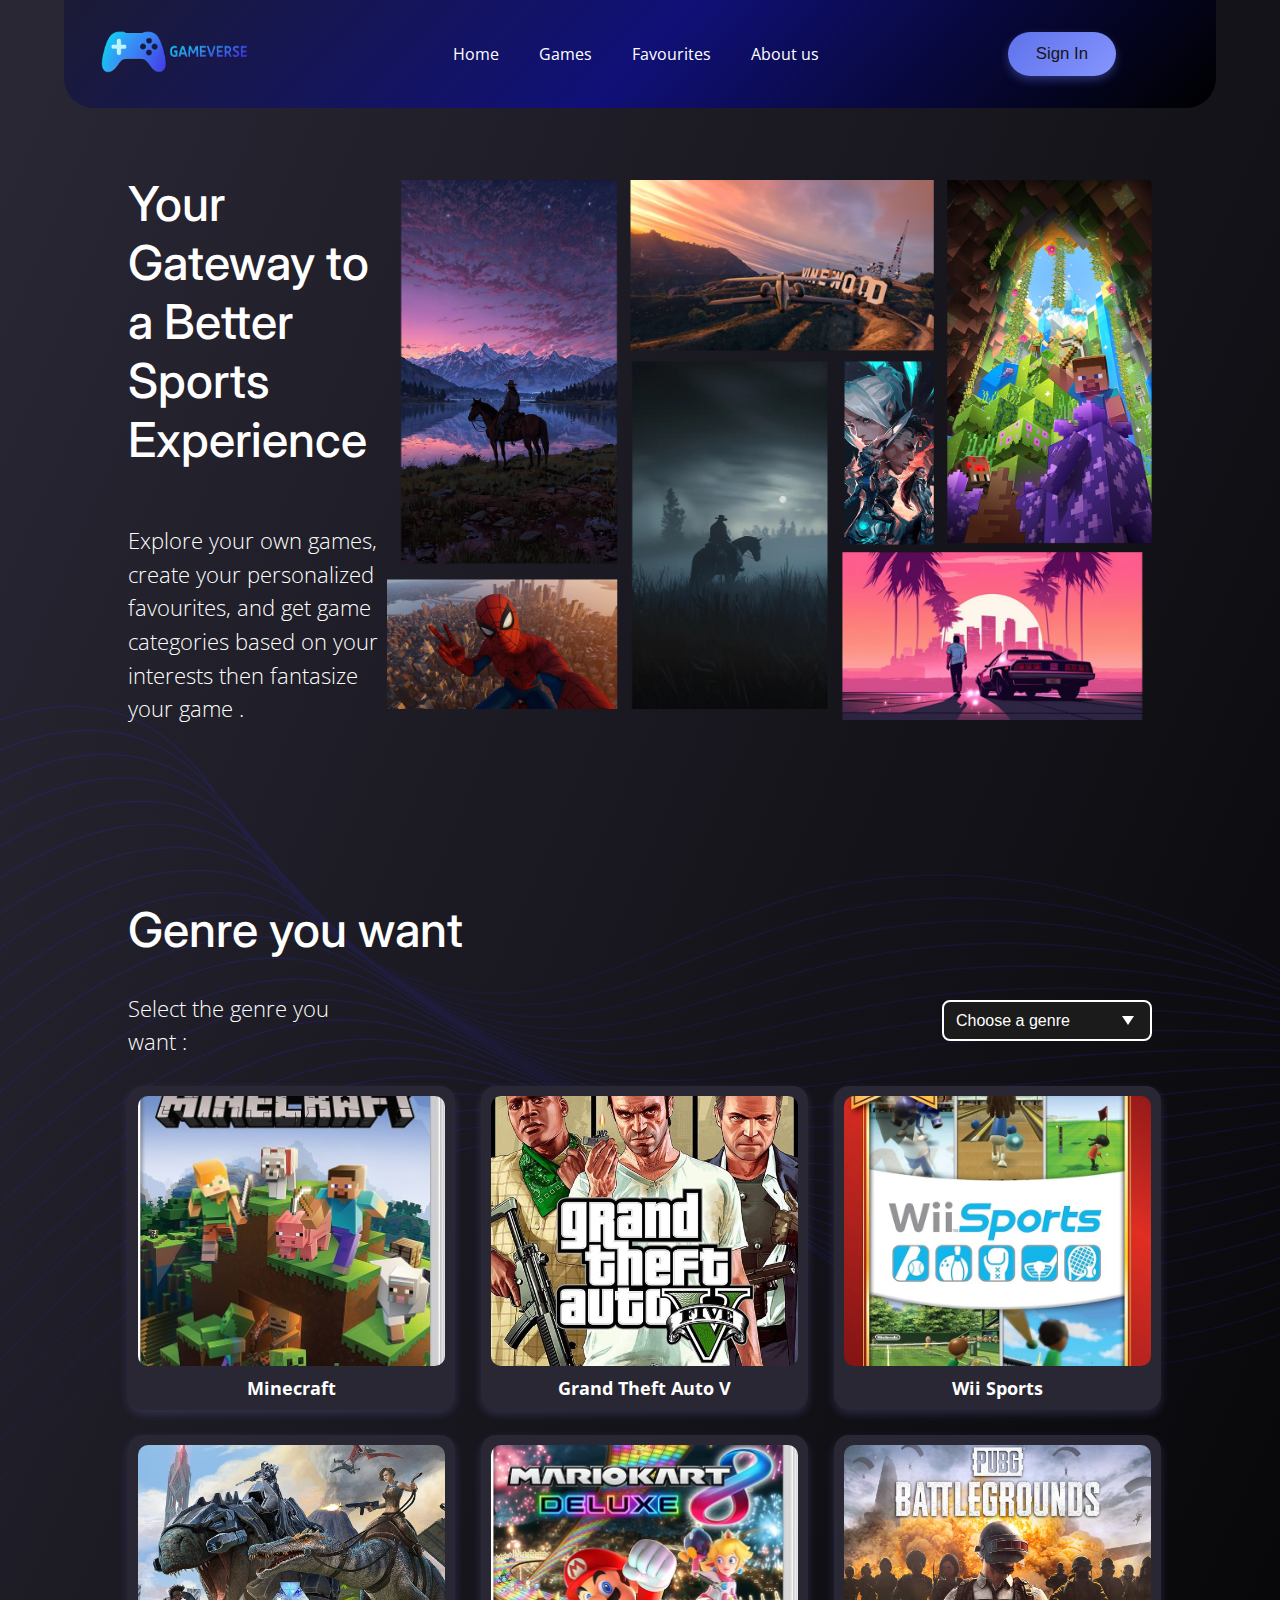
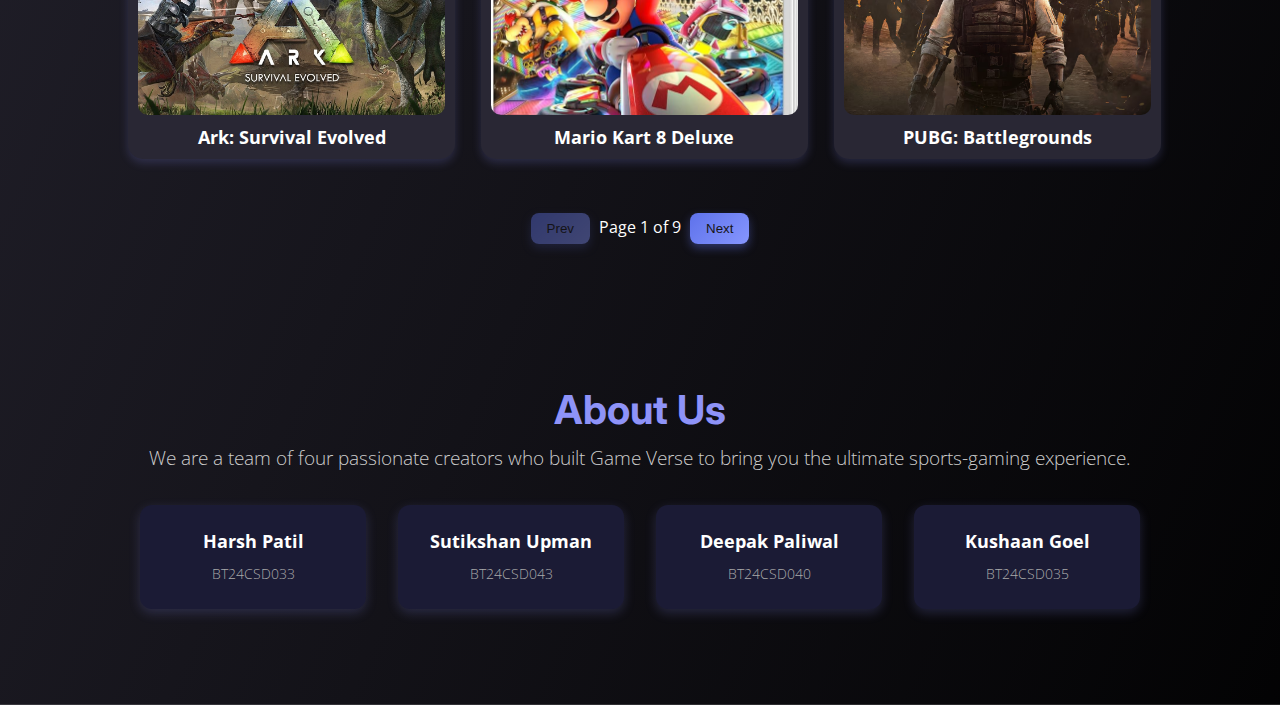
<file: index.html>
<!DOCTYPE html>
<html lang="en">

<head>
    <meta charset="UTF-8">
    <meta name="viewport" content="width=device-width, initial-scale=1.0">
    <link rel="stylesheet" href="styles.css">
    <title>Game Verse</title>
</head>

<body>
    <header>

        <!-- Navbar -->
        <nav id="nav-bar">
            <img class="logo" src="assets/Logo.png" alt="Logo">
            <div id="navs" class="navs">
                <a href="#hero">Home</a>
                <a href="#games">Games</a>
                <a href="pages/profile.html#fav-section">Favourites</a>
                <a href="#aboutUs">About us</a>
            </div>

            <!-- Sign in button -->
            <a><button id="signInBtn">Sign In</button></a>

        </nav>
    </header>
    <main>
        <!-- Hero Page -->
        <section id="hero" class="hero">

            <div class="heroContent">
                <h1>Your Gateway to a Better Sports Experience</h1>
                <p>Explore your own games, create your personalized favourites, and get game categories based on your
                    interests then fantasize your game .</p>
            </div>

            <img class="heroImg" src="assets/illu.png" alt="minecraft_image">

        </section>

        <!-- Floating balls -->
        <div class="floating-container">
            <div class="orb orb1"></div>
            <div class="orb orb2"></div>
            <div class="orb orb3"></div>
        </div>

        <section class="games" id="games">
            <div class="gameContent">
                <h1>Genre you want </h1>
                <div class="underGameContent">
                    <p>Select the genre you want :</p>
                    <div class="custom-select">
                        <select name="gameCategories" id="gameCategories">
                            <option value="" disabled selected>Choose a genre</option>
                            <option value="Action">Action</option>
                            <option value="Adventure">Adventure</option>
                            <option value="Horror">Horror</option>
                            <option value="Sports">Sports</option>
                            <option value="Strategy">Strategy</option>
                            <option value="Survival">Survival</option>
                            <option value="Racing">Racing</option>
                            <option value="Simulation">Simulation</option>
                            <option value="Platformer">Platformer</option>
                            <option value="Fighting">Fighting</option>
                            <option value="MMO">MMO</option>
                            <option value="RPG">RPG</option>
                            <option value="FPS">FPS</option>
                        </select>
                    </div>
                </div>
            </div>
            <div id="gameGrid" class="game-grid"></div>

            <!-- Grid & Pagination -->
            <div id="gameGrid" class="game-grid"></div>

            <div class="pagination">
                <button id="prevBtn" disabled>Prev</button>
                <span id="pageNumber">Page 1</span>
                <button id="nextBtn">Next</button>
            </div>
        </section>

        <!-- About Us Section -->
        <section id="aboutUs" class="about-section">
            <h2>About Us</h2>
            <p class="about-lead">
                We are a team of four passionate creators who built Game Verse to bring you the ultimate sports-gaming
                experience.
            </p>
            <div class="team-grid">
                <!-- Team Member Card -->
                <div class="team-card">
                    <h3>Harsh Patil</h3>
                    <p class="roll">BT24CSD033</p>
                </div>
                <div class="team-card">
                    <h3>Sutikshan Upman</h3>
                    <p class="roll">BT24CSD043</p>
                </div>
                <div class="team-card">
                    <h3>Deepak Paliwal</h3>
                    <p class="roll">BT24CSD040</p>
                </div>
                <div class="team-card">
                    <h3>Kushaan Goel</h3>
                    <p class="roll">BT24CSD035</p>
                </div>
            </div>
        </section>


        <script src="script/grid.js"></script>
        <script src="script/profile.js"></script>
        <script src="script/auth.js"></script>

    </main>

</body>

</html>
</file>
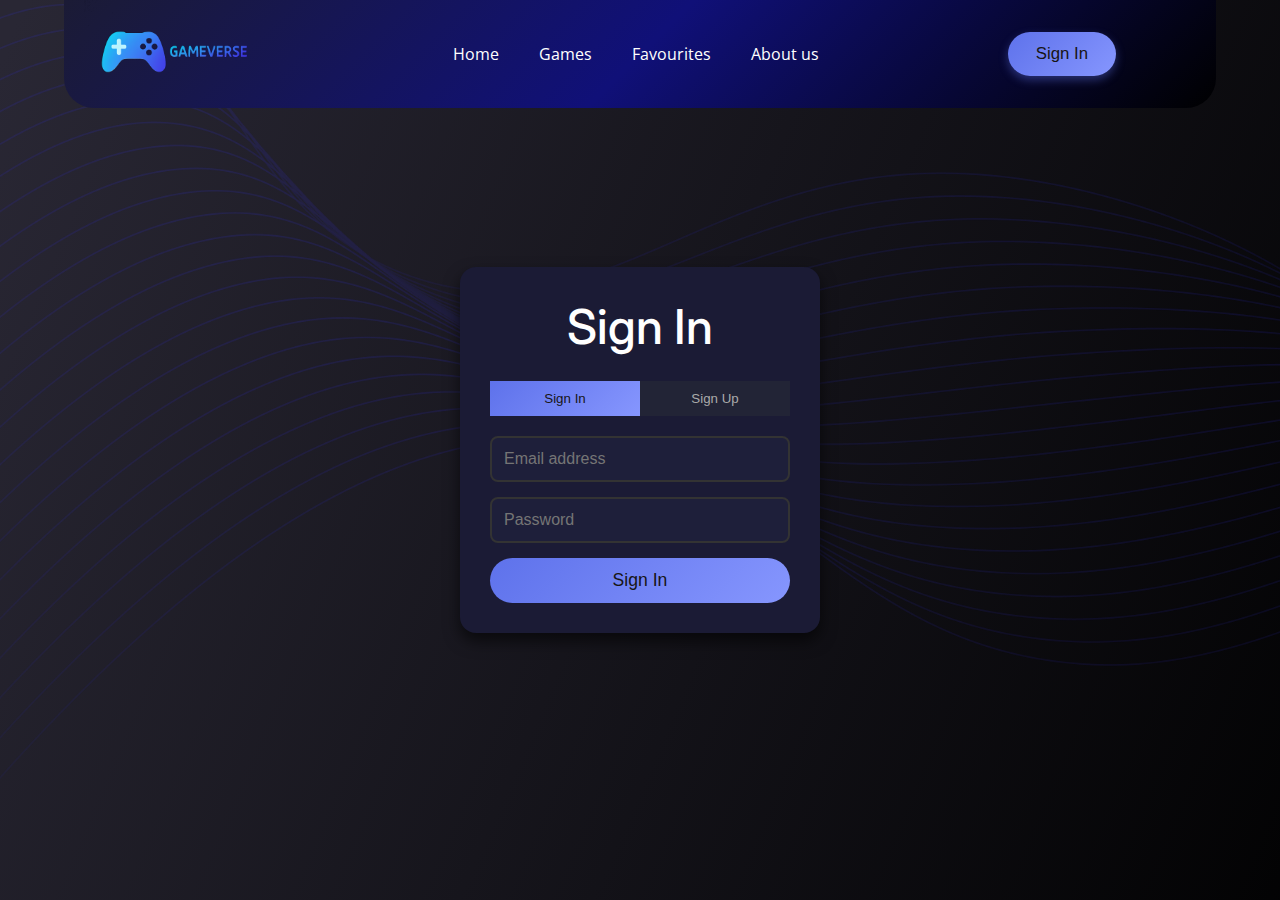
<file: pages/signIn.html>
<!DOCTYPE html>
<html lang="en">

<head>
    <meta charset="UTF-8">
    <meta name="viewport" content="width=device-width, initial-scale=1.0">
    <title>Document</title>
    <link rel="stylesheet" href="../pages/signIn.css">
    <link rel="stylesheet" href="../styles.css">

</head>

<body>
    <header>

        <!-- Navbar -->
        <nav id="nav-bar">
            <img class="logo" src="../assets/Logo.png" alt="Logo">
            <div id="navs" class="navs">
                <a href="../index.html#hero">Home</a>
            <a href="../index.html#games">Games</a>
            <a href="">Favourites</a>
            <a href="">About us</a>
            </div>

            <!-- Sign in button -->
            <button id="signInBtn">Sign In</button>

        </nav>
    </header>

    <main>
        <div class="formWrapper">
            <div class="formCard">
                <h1 id="formTitle">Sign In</h1>
                <div class="toggleBtns">
                    <button id="btnSignIn" class="active">Sign In</button>
                    <button id="btnSignUp">Sign Up</button>
                </div>
                <form id="formSignIn" class="activeForm">
                    <input type="email" id="signInEmail" placeholder="Email address" required />
                    <input type="password" id="signInpass" placeholder="Password" required />
                    <button type="submit" class="btn">Sign In</button>
                </form>
                <form id="formSignUp">
                    <input type="text" id="signUpUser" placeholder="Username" required />
                    <input type="email" id="signUpEmail" placeholder="Email address" required />
                    <input type="password" id="signUppass" placeholder="Create password" required />
                    <button type="submit" class="btn">Sign Up</button>
                </form>
            </div>
        </div>
    </main>

    <script src="../script/auth.js"></script>
    <script src="../script/profile.js"></script>
</body>

</html>
</file>
<file: styles.css>
@import url('https://fonts.googleapis.com/css2?family=Inter:ital,opsz,wght@0,14..32,100..900;1,14..32,100..900&family=Itim&family=Londrina+Sketch&family=Merriweather:ital,wght@0,300;0,400;0,700;0,900;1,300;1,400;1,700;1,900&family=Open+Sans:ital,wght@0,300..800;1,300..800&family=Roboto:ital,wght@0,100;0,300;0,400;0,500;0,700;0,900;1,100;1,300;1,400;1,500;1,700;1,900&display=swap');

* {
    margin: 0;
    padding: 0;
    box-sizing: border-box;
    scroll-behavior: smooth;
}

body {
    color: white;
    font-family: "Open Sans", serif;
    background-image:
        url('assets/line_vector.png'),
        linear-gradient(113deg, #292734 1.59%, #000 107.47%);

    background-repeat: no-repeat;
    /* 👇 Separate size for image and gradient */
    background-size: 1500px auto, cover;
    background-position: center, center;
}

h1 {
    font-family: "Inter", sans-serif;
    font-weight: 500;
    font-size: 3rem;
    margin: 0;
    padding: 0;
}

p {
    font-family: "Open Sans", serif;
    font-size: 1.4rem;
    font-weight: 100;
    margin: 0;
    margin-top: 10px;
    padding: 0;
    line-height: 1.5;
}

a {
    text-decoration: none;
    color: aliceblue;
}

header {
    width: 100%;
    display: flex;
    justify-content: center;
    /* align-content: center; */
}

/* Navigation Styling */

#nav-bar {
    font-family: "Open Sans", serif;
    display: flex;
    align-items: center;
    justify-content: space-around;
    position: fixed;
    top: 0;
    width: 90%;
    height: 12vh;
    background: linear-gradient(135deg, #1b1b35 0%, #101078 50%, #000000 100%);
    backdrop-filter: blur(30px);
    -webkit-backdrop-filter: blur(50px);
    border-radius: 0px 0px 30px 30px;
    z-index: 1;
}

.navs {
    display: flex;
    flex-direction: row;
    align-items: center;
    justify-content: center;
    column-gap: 40px;
    margin: 0;
    padding: 0;
    width: 80%;
}

nav li {
    list-style: none;
    font-size: 18px;
}

@keyframes colorShift {
    0% {
        color: #ffffff;
    }

    50% {
        color: #6767d1;
    }

    100% {
        color: #ffffff;
    }
}

#navs a {
    position: relative;
    text-decoration: none;
    animation: colorShift 3s infinite alternate;
    color: white;
}

#navs a::after {
    content: '';
    position: absolute;
    width: 0;
    height: 2px;
    display: block;
    background: #8e93f8;
    transition: width 0.5s;
    bottom: -5px;
    left: 0;
}

#navs a:hover::after {
    width: 100%;
}

.logo {
    margin-left: 20px;
    width: 180px;
}

#signInBtn {
    padding: 12px 28px;
    margin-right: 100px;
    border: none;
    border-radius: 30px;
    background: linear-gradient(135deg, #5e72eb 0%, #8696fe 100%);
    color: rgb(23, 21, 21);
    font-weight: 400;
    font-size: 1.05rem;
    cursor: pointer;
    transition: all 0.3s ease;
    box-shadow: 0 4px 10px rgba(94, 114, 235, 0.4);
    white-space: nowrap;
}

#signInBtn:hover {
    background: linear-gradient(135deg, #7b8dff 0%, #aab4ff 100%);
    box-shadow: 0 6px 15px rgba(122, 142, 255, 0.6);
    transform: translateY(-3px);
}

/* Main Section */

main {
    width: 100%;
    display: flex;
    flex-direction: column;
    justify-content: center;
    align-items: center;
}

/* Hero section */

.hero {
    display: flex;
    justify-content: center;
    align-items: center;
    height: 100vh;
    width: 80%;
}

.heroImg {
    height: 60vh;
}

.heroContent {
    display: flex;
    flex-direction: column;
    align-items: flex-start;
    gap: 5vh;
}

@keyframes colorShift2 {
    0% {
        color: #6767d1;
    }

    50% {
        color: #ffffff;
    }

    100% {
        color: #6767d1;
    }
}

.heroContent p {
    animation: colorShift 3s infinite alternate;
}

/* Floating Orbs Animation */

.floating-container {
    position: absolute;
    bottom: 0;
    width: 100%;
    height: 30vh;
    overflow: hidden;
    pointer-events: none;
    z-index: -1;
    /* behind content */
}

.orb {
    position: absolute;
    bottom: -50px;
    width: 30px;
    height: 30px;
    background: linear-gradient(135deg, #6767d1, #8e93f8);
    border-radius: 50%;
    opacity: 0.5;
    animation: floatUp 10s infinite ease-in;
}

.orb1 {
    left: 20%;
    animation-delay: 0s;
    width: 25px;
    height: 25px;
}

.orb2 {
    left: 50%;
    animation-delay: 3s;
    width: 35px;
    height: 35px;
}

.orb3 {
    left: 75%;
    animation-delay: 5s;
    width: 20px;
    height: 20px;
}

@keyframes floatUp {
    0% {
        transform: translateY(0) scale(1);
        opacity: 0.6;
    }

    50% {
        opacity: 0.3;
    }

    100% {
        transform: translateY(-100vh) scale(1.5);
        opacity: 0;
    }
}

/* Games Page */

.games {
    width: 80%;
}

.gameContent {
    display: flex;
    flex-direction: column;
    gap: 2.5vh;
}

.gameContent p {
    animation: colorShift 3s infinite alternate;
}

.underGameContent {
    display: flex;
    align-items: center;
    gap: 45vw;
}

/* Dropdown menu styling */

.custom-select select {
    width: 210px;
    padding: 10px 12px;
    border: 2px solid;
    /* Green gaming feel */
    border-radius: 8px;
    background-color: #1b1b1b;
    /* Dark background */
    color: #fff;
    /* White text */
    font-size: 16px;
    appearance: none;
    /* Remove default arrow */
    -webkit-appearance: none;
    -moz-appearance: none;
    background-image: url('data:image/svg+xml;charset=US-ASCII,<svg xmlns="http://www.w3.org/2000/svg" width="14" height="10"><path fill="white" d="M7 10L0 0h14z"/></svg>');
    background-repeat: no-repeat;
    background-position: right 16px top 50%;
    background-size: 12px;
    cursor: pointer;
    transition: all 0.3s ease;
}

.custom-select select:hover {
    border-color: #6767d1;
    background-color: #2c2c2c;
}

.custom-select {
    position: relative;
    display: inline-block;
}

/*  */


/* Grid */
.game-grid {
    display: grid;
    grid-template-columns: repeat(3, 1fr);
    /* grid-auto-rows: auto; */
    gap: 2vw;
    margin: 3vh 0;
}

.game-card {
    background: #292734;
    border-radius: 15px;
    padding: 10px;
    box-shadow: 0 4px 10px rgba(142, 147, 248, 0.2);
    text-align: center;
    transition: transform .3s, box-shadow .3s;
}

.game-card:hover {
    transform: translateY(-8px);
    box-shadow: 0 6px 15px rgba(142, 147, 248, 0.4);
}

.game-card img {
    width: 24vw;
    height: 30vh;
    /* fill the full card height */
    /* :contentReference[oaicite:1]{index=1} */
    object-fit: cover;
    /* preserve aspect ratio, crop to fit container */
    /* :contentReference[oaicite:2]{index=2} */
    display: block;
    border-radius: 10px;
}

.game-card h3 {
    margin-top: 10px;
    font-size: 1.1rem;
}

/* Pagination */
.pagination {
    text-align: center;
    margin-top: 10px;
    margin-bottom: 5vh;
}

.pagination button {
    padding: 8px 16px;
    margin: 0 5px;
    border: none;
    border-radius: 8px;
    background: linear-gradient(135deg, #5e72eb, #8696fe);
    color: #171515;
    cursor: pointer;
    box-shadow: 0 4px 10px rgba(94, 114, 235, 0.4);
    transition: all .3s;
}

.pagination button:disabled {
    opacity: .4;
    cursor: not-allowed;
}

.pagination button:hover:not(:disabled) {
    background: linear-gradient(135deg, #7b8dff, #aab4ff);
    transform: translateY(-3px);
}

/* Profile button in navbar */
.btn-profile {
    padding: 10px 32px;
    margin-right: 100px;
    border: none;
    border-radius: 30px;
    background: linear-gradient(135deg, #5e72eb, #8696fe);
    color: rgb(23, 21, 21);
    font-weight: 500;
    font-size: 1.05rem;
    cursor: pointer;
    transition: all 0.3s ease;
    box-shadow: 0 4px 10px rgba(94, 114, 235, 0.4);
    white-space: nowrap;
}

.btn-profile:hover {
    background: linear-gradient(135deg, #7b8dff 0%, #aab4ff 100%);
    box-shadow: 0 6px 15px rgba(122, 142, 255, 0.6);
    transform: translateY(-3px);
}


/* ABOUT US */
.about-section {
    width: 80%;
    max-width: 1000px;
    margin: 6rem auto;
    text-align: center;
}

.about-section h2 {
    font-family: 'Inter', sans-serif;
    font-size: 2.5rem;
    color: #8e93f8;
    margin-bottom: 0.5rem;
    animation: colorShift 3s infinite alternate;
}

.about-lead {
    font-size: 1.2rem;
    color: #ccc;
    margin-bottom: 2rem;
}

/* Team grid: responsive CSS Grid */
.team-grid {
    display: grid;
    grid-template-columns: repeat(auto-fit, minmax(200px, 1fr));
    gap: 2rem;
}

/* :contentReference[oaicite:2]{index=2} */

/* Individual team card */
.team-card {
    background: #1b1b35;
    border-radius: 12px;
    padding: 1.5rem;
    box-shadow: 0 4px 12px rgba(142, 147, 248, 0.2);
    transition: transform .3s, box-shadow .3s;
}

.team-card:hover {
    transform: translateY(-8px);
    box-shadow: 0 8px 20px rgba(142, 147, 248, 0.4);
}

.team-card img {
    width: 100px;
    height: 100px;
    border-radius: 50%;
    object-fit: cover;
    margin-bottom: 1rem;
}

.team-card h3 {
    font-size: 1.1rem;
    margin-bottom: 0.3rem;
    color: #fff;
}

.team-card .roll {
    font-size: 0.9rem;
    color: #aaa;
}
</file>
<file: pages/signIn.css>
@import url('https://fonts.googleapis.com/css2?family=Inter:wght@500;700&family=Open+Sans:wght@300;400&display=swap');

* {
  margin: 0;
  padding: 0;
  box-sizing: border-box;
}

body {
  font-family: 'Open Sans', serif;
  color: #eee;
  height: 100vh;
  display: flex;
  flex-direction: column;
  justify-content: center;
  align-items: center;

  background-image:
    url('../assets/line_vector.png'),
    linear-gradient(113deg, #292734 1.59%, #000 107.47%);

  background-repeat: no-repeat;

  background-size: 1500px auto, cover;
  background-position: center, center;
}

.formWrapper {
  width: 100%;
  max-width: 400px;
  padding: 20px;
}

.formCard {
  background: #1b1b35;
  border-radius: 16px;
  padding: 30px;
  box-shadow: 0 8px 16px rgba(0, 0, 0, 0.6);
  text-align: center;
}

.formCard h1 {
  margin-bottom: 25px;
}

.toggleBtns {
  display: flex;
  margin-bottom: 20px;
}

.toggleBtns button {
  flex: 1;
  padding: 10px;
  border: none;
  cursor: pointer;
  background: #222436;
  color: #aaa;
  transition: .3s;
}

.toggleBtns button.active {
  background: linear-gradient(135deg, #5e72eb, #8696fe);
  /* neon gradient */
  color: #171515;
}

form {
  display: none;
  flex-direction: column;
  gap: 15px;
}

form.activeForm {
  display: flex;
}

input {
  padding: 12px;
  border-radius: 8px;
  border: 2px solid #333;
  background: #1e1f3a;
  color: #eee;
  font-size: 1rem;
  transition: box-shadow .3s;
  width: 100%;
}

input:focus {
  outline: none;
  box-shadow: 0 0 8px rgba(142, 147, 248, 0.8);
  /* neon glow */
}

.btn {
  padding: 12px;
  border: none;
  border-radius: 30px;
  background: linear-gradient(135deg, #5e72eb, #8696fe);
  /* neon gradient */
  color: #171515;
  font-size: 1.1rem;
  cursor: pointer;
  transition: transform .2s, box-shadow .2s;
}

.btn:hover {
  transform: translateY(-3px);
  box-shadow: 0 6px 15px rgba(122, 142, 255, 0.6);
  /* hover glow */
}
</file>
